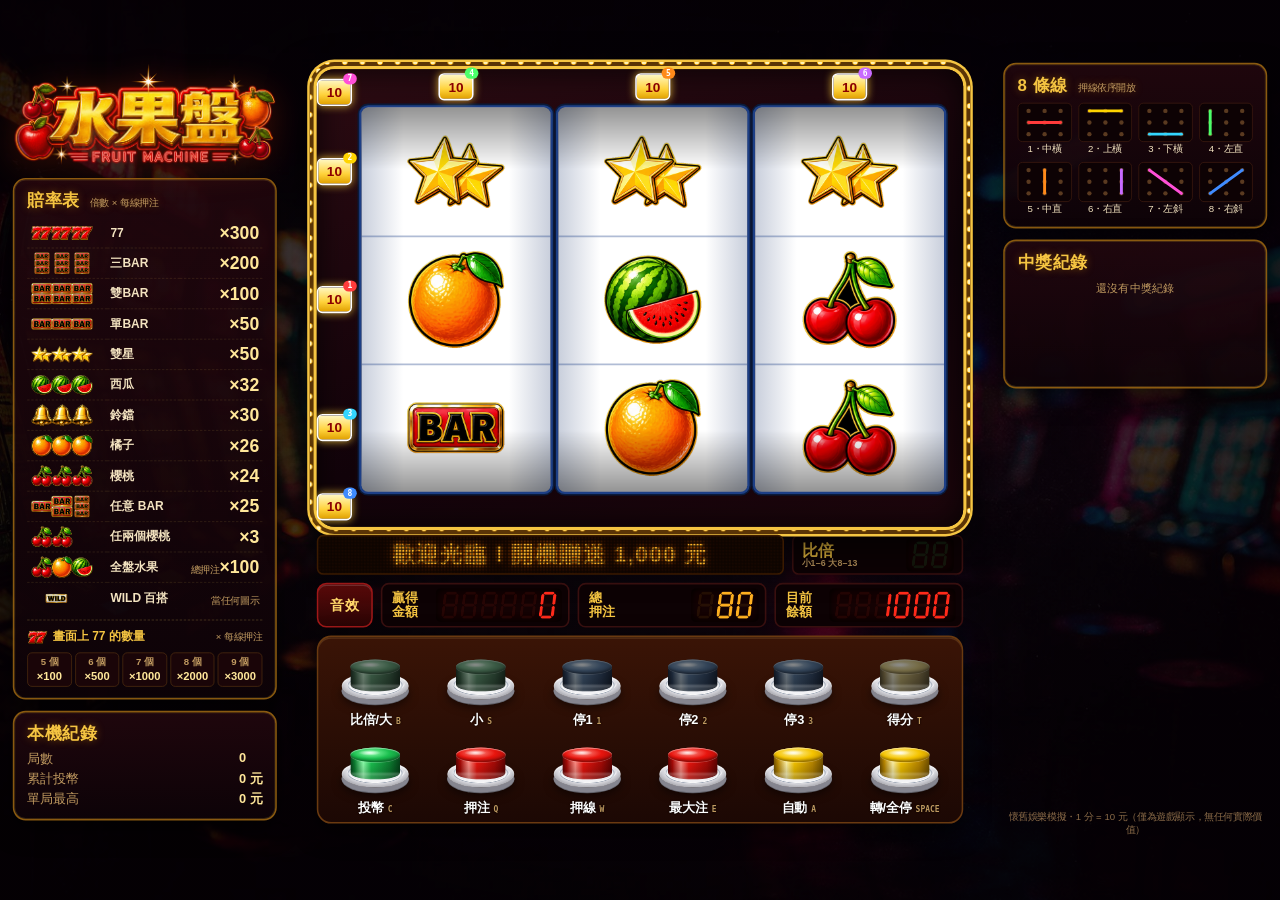
<file: index.html>
<!doctype html>
<html lang="zh-Hant">
<head>
  <meta charset="utf-8">
  <meta name="viewport" content="width=device-width, initial-scale=1, viewport-fit=cover">
  <title>水果盤 FRUIT MACHINE</title>
  <link rel="icon" href="img/cherry.png">
  <link rel="preload" as="image" href="img/cover.jpg">
  <style>
    /* 載入封面：寫在這裡讓它第一時間就畫出來 */
    #loader {
      position: fixed; inset: 0; z-index: 100;
      display: flex; align-items: flex-end; justify-content: center;
      background: #07020a url("img/cover.jpg") center / cover no-repeat;
      transition: opacity .6s;
    }
    #loader.done { opacity: 0; pointer-events: none; }
    .ld-box { width: min(560px, 86vw); margin-bottom: 5vh; text-align: center; font-family: "Microsoft JhengHei", "PingFang TC", "Noto Sans TC", sans-serif; }
    .ld-text { margin: 0 0 12px; color: #ffe79a; font-size: clamp(18px, 3vw, 30px); font-weight: 900; letter-spacing: .08em; text-shadow: 0 0 10px #ff7a00, 0 2px 0 #000; }
    .ld-dots { display: inline-block; width: 1.6em; text-align: left; }
    .ld-dots::after { content: ""; animation: ld-dots 1.2s steps(1) infinite; }
    @keyframes ld-dots { 0% { content: ""; } 25% { content: "．"; } 50% { content: "．．"; } 75% { content: "．．．"; } }
    .ld-bar { height: 14px; border-radius: 8px; overflow: hidden; background: rgba(0, 0, 0, .65); border: 2px solid #f5c542; box-shadow: 0 0 12px rgba(255, 180, 0, .5); }
    .ld-bar i { display: block; width: 0; height: 100%; background: linear-gradient(90deg, #ffb000, #fff3a0); transition: width .25s; }
    .ld-pct { margin: 6px 0 0; color: #f3e3c0; font: 700 14px ui-monospace, Consolas, monospace; text-shadow: 0 1px 2px #000; }
    body.loading #stage { visibility: hidden; }
  </style>
  <link rel="stylesheet" href="style.css">
</head>
<body class="loading">
  <div id="loader" role="status" aria-live="polite">
    <div class="ld-box">
      <p class="ld-text">遊戲載入中，請稍後<span class="ld-dots"></span></p>
      <div class="ld-bar"><i id="ldFill"></i></div>
      <p class="ld-pct" id="ldPct">0%</p>
    </div>
  </div>
  <script>
    // 封面一出來就先預載遊戲圖片；音效由 sound.js 解碼。game.js 開機時等兩者都好了才收起封面（圖片佔 60%、音效佔 40%）
    (function () {
      var urls = ['img/logo.png', 'img/bg.jpg'].concat(['seven', 'bar3', 'bar2', 'bar1', 'star', 'melon', 'bell', 'orange', 'cherry', 'wild'].map(function (s) { return 'img/' + s + '.png'; }));
      var imgDone = 0, sndDone = 0, sndTotal = 1;
      var fill = document.getElementById('ldFill'), pct = document.getElementById('ldPct');
      function paint() {
        var p = Math.round(100 * (0.6 * imgDone / urls.length + 0.4 * sndDone / sndTotal));
        fill.style.width = p + '%';
        pct.textContent = p + '%';
      }
      window.FruitLoader = {
        images: new Promise(function (resolve) {
          urls.forEach(function (u) {
            var im = new Image();
            im.onload = im.onerror = function () { imgDone++; paint(); if (imgDone === urls.length) resolve(); };
            im.src = u;
          });
        }),
        sounds: function (n, total) { sndDone = n; sndTotal = total || 1; paint(); },
        finish: function () {
          var el = document.getElementById('loader');
          document.body.classList.remove('loading');
          el.classList.add('done');
          setTimeout(function () { el.remove(); }, 700);
        },
      };
    })();
  </script>
  <div id="stage">
    <aside class="side left">
      <img class="logo" src="img/logo.png" alt="水果盤 FRUIT MACHINE">
      <section class="panel">
        <h2>賠率表 <small>倍數 × 每線押注</small></h2>
        <table class="paytable" id="paytable"></table>
        <div class="sevens" id="sevensTable"></div>
      </section>
      <section class="panel stats">
        <h2>本機紀錄</h2>
        <dl>
          <dt>局數</dt><dd id="statGames">0</dd>
          <dt>累計投幣</dt><dd id="statCoins">0</dd>
          <dt>單局最高</dt><dd id="statBest">0</dd>
        </dl>
      </section>
    </aside>

    <main class="machine">
      <img class="logo logo-top" src="img/logo.png" alt="">

      <div class="reel-box" id="reelBox">
        <div class="window" id="window">
          <div class="reel" data-reel="0"></div>
          <div class="reel" data-reel="1"></div>
          <div class="reel" data-reel="2"></div>
          <div class="hl-grid" id="hlGrid"></div>
          <svg class="paylines" id="paylines" aria-hidden="true"></svg>
          <div class="win-tag" id="winTag"></div>
        </div>
      </div>

      <div class="msg-row">
        <div class="dotmatrix"><span id="msg">歡迎光臨</span></div>
        <div class="dbl-box">
          <label>比倍<em id="dblHint">小1–6 大8–13</em></label>
          <div class="seg7 green" id="ledDouble"></div>
        </div>
      </div>

      <div class="led-row">
        <button class="music" id="btnMute" title="音效開關（M）">音效</button>
        <div class="led"><label>贏得<br>金額</label><div class="seg7" id="ledWin"></div></div>
        <div class="led"><label>總<br>押注</label><div class="seg7 amber" id="ledBet"></div></div>
        <div class="led"><label>目前<br>餘額</label><div class="seg7" id="ledCredit"></div></div>
      </div>

      <div class="buttons">
        <button class="rb green" id="btnBig"><span class="cap"><i></i></span><b>比倍/大<kbd>B</kbd></b></button>
        <button class="rb green" id="btnSmall"><span class="cap"><i></i></span><b>小<kbd>S</kbd></b></button>
        <button class="rb blue" id="btnStop0"><span class="cap"><i></i></span><b>停1<kbd>1</kbd></b></button>
        <button class="rb blue" id="btnStop1"><span class="cap"><i></i></span><b>停2<kbd>2</kbd></b></button>
        <button class="rb blue" id="btnStop2"><span class="cap"><i></i></span><b>停3<kbd>3</kbd></b></button>
        <button class="rb yellow" id="btnTake"><span class="cap"><i></i></span><b>得分<kbd>T</kbd></b></button>
        <button class="rb green" id="btnCoin"><span class="cap"><i></i></span><b>投幣<kbd>C</kbd></b></button>
        <button class="rb red" id="btnBet"><span class="cap"><i></i></span><b>押注<kbd>Q</kbd></b></button>
        <button class="rb red" id="btnLines"><span class="cap"><i></i></span><b>押線<kbd>W</kbd></b></button>
        <button class="rb red" id="btnMax"><span class="cap"><i></i></span><b>最大注<kbd>E</kbd></b></button>
        <button class="rb yellow" id="btnAuto"><span class="cap"><i></i></span><b>自動<kbd>A</kbd></b></button>
        <button class="rb yellow big" id="btnSpin"><span class="cap"><i></i></span><b>轉/全停<kbd>SPACE</kbd></b></button>
      </div>
    </main>

    <aside class="side right">
      <section class="panel">
        <h2>8 條線 <small>押線依序開放</small></h2>
        <div class="line-thumbs" id="lineThumbs"></div>
      </section>
      <section class="panel">
        <h2>中獎紀錄</h2>
        <ul class="history" id="history"></ul>
      </section>
      <p class="disclaimer">懷舊娛樂模擬・1 分 = 10 元（僅為遊戲顯示，無任何實際價值）</p>
    </aside>
  </div>

  <script src="core.js" defer></script>
  <script src="sfx/sounds.js" defer></script>
  <script src="sound.js" defer></script>
  <script src="game.js" defer></script>
</body>
</html>
</file>
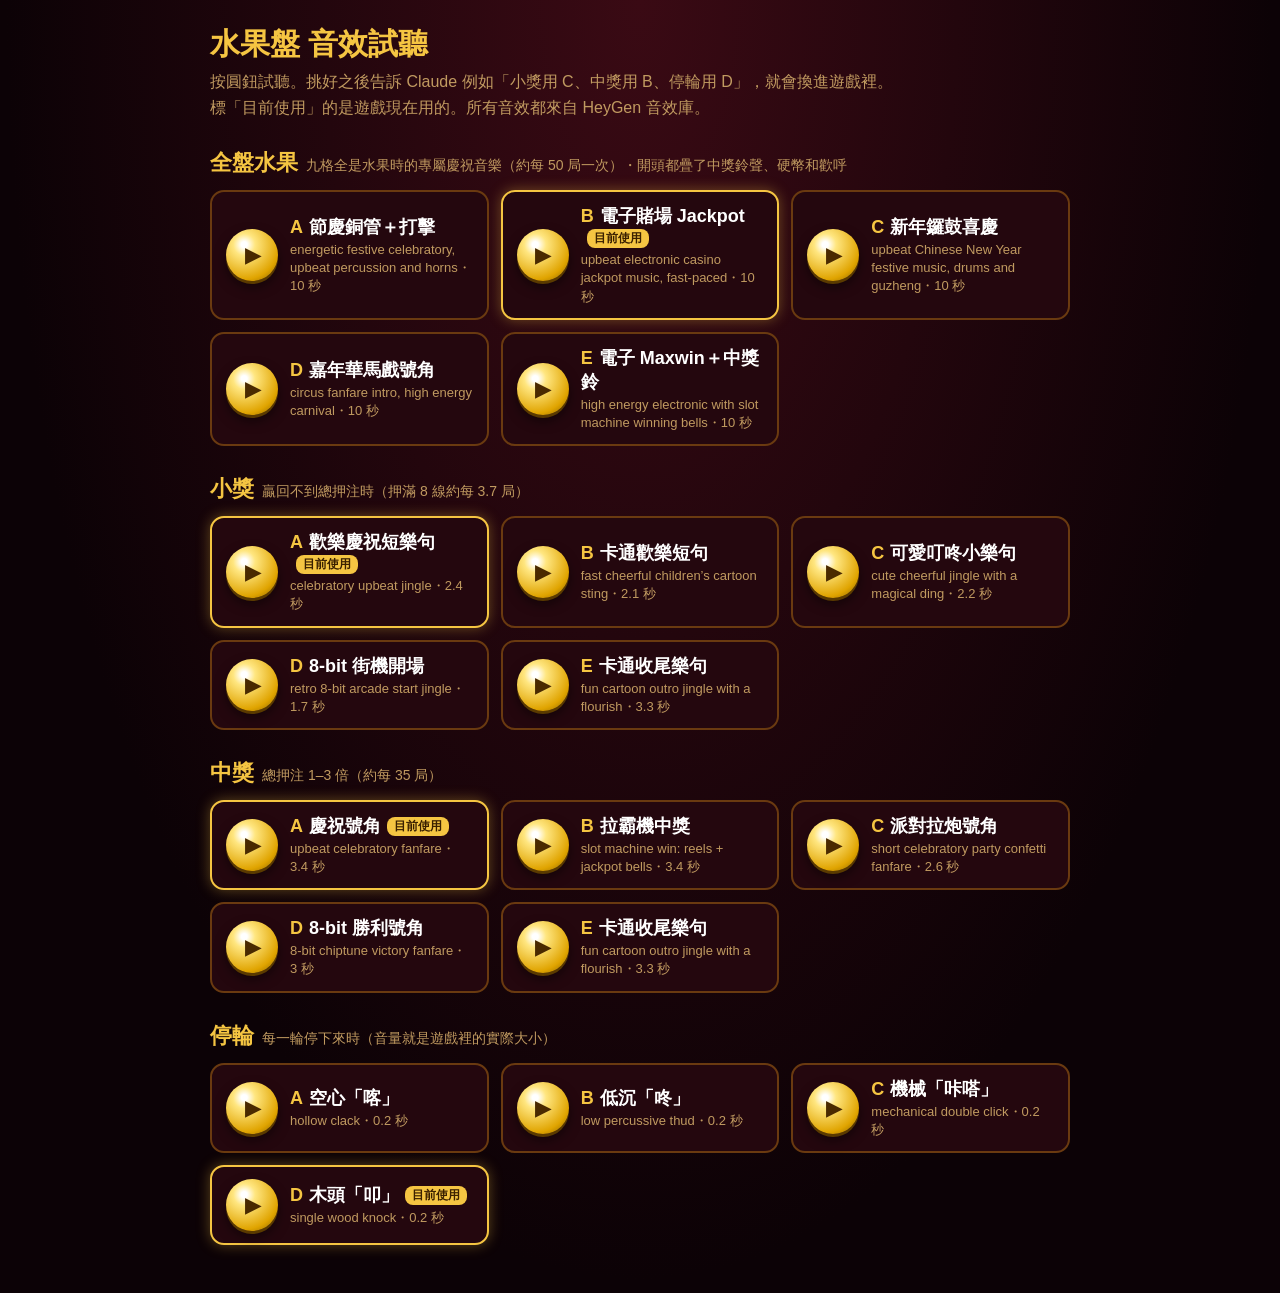
<file: audition.html>
<!doctype html>
<html lang="zh-Hant">
<head>
  <meta charset="utf-8">
  <meta name="viewport" content="width=device-width, initial-scale=1">
  <title>水果盤 音效試聽</title>
  <link rel="icon" href="img/cherry.png">
  <style>
    :root { --gold: #f5c542; --ink: #f3e3c0; --muted: #c09a60; --card: #24070e; --line: #6a3a10; }
    * { box-sizing: border-box; }
    body {
      margin: 0;
      min-height: 100vh;
      background: radial-gradient(ellipse at top, #3a0a14, #0c0206 70%);
      color: var(--ink);
      font-family: "Microsoft JhengHei", "PingFang TC", "Noto Sans TC", sans-serif;
      padding: 24px 16px 48px;
    }
    main { max-width: 860px; margin: 0 auto; }
    h1 { margin: 0 0 4px; color: var(--gold); font-size: 30px; }
    .lead { margin: 0 0 24px; color: var(--muted); line-height: 1.6; }
    h2 { margin: 28px 0 4px; color: var(--gold); font-size: 22px; }
    h2 small { color: var(--muted); font-size: 14px; font-weight: 500; margin-left: 8px; }
    .grid { display: grid; grid-template-columns: repeat(auto-fill, minmax(250px, 1fr)); gap: 12px; margin-top: 12px; }
    .card {
      display: flex; gap: 12px; align-items: center;
      background: var(--card); border: 2px solid var(--line); border-radius: 14px; padding: 12px 14px;
    }
    .card.now { border-color: var(--gold); box-shadow: 0 0 14px rgba(245, 197, 66, .35); }
    .play {
      flex: none; width: 52px; height: 52px; border-radius: 50%; border: 0; cursor: pointer;
      background: radial-gradient(circle at 35% 30%, #fff 0 6%, #ffe680 22%, #e0a400 70%, #7a5600);
      color: #4a2a00; font-size: 20px; font-weight: 900;
      box-shadow: 0 3px 0 #5a3a00, 0 6px 12px rgba(0, 0, 0, .5);
    }
    .play.on { filter: brightness(1.25); box-shadow: 0 0 0 4px #fff3, 0 0 18px #ffd84a; }
    .play:focus-visible { outline: 3px solid #fff; outline-offset: 3px; }
    .info b { display: block; font-size: 18px; color: #fff; }
    .info b em { font-style: normal; color: var(--gold); margin-right: 6px; }
    .info > span { display: block; font-size: 13px; color: var(--muted); margin-top: 2px; line-height: 1.4; }
    .tag { display: inline-block; margin-left: 6px; padding: 1px 7px; border-radius: 8px; background: var(--gold); color: #3a2000; font-size: 12px; font-weight: 900; vertical-align: 2px; }
  </style>
</head>
<body>
  <main>
    <h1>水果盤 音效試聽</h1>
    <p class="lead">按圓鈕試聽。挑好之後告訴 Claude 例如「小獎用 C、中獎用 B、停輪用 D」，就會換進遊戲裡。<br>
      標「目前使用」的是遊戲現在用的。所有音效都來自 HeyGen 音效庫。</p>
    <div id="app"></div>
  </main>

  <script>
    const SECTIONS = [
      {
        key: 'fullfruit', title: '全盤水果', hint: '九格全是水果時的專屬慶祝音樂（約每 50 局一次）・開頭都疊了中獎鈴聲、硬幣和歡呼', now: 'B',
        items: {
          A: ['節慶銅管＋打擊', 'energetic festive celebratory, upbeat percussion and horns・10 秒'],
          B: ['電子賭場 Jackpot', 'upbeat electronic casino jackpot music, fast-paced・10 秒'],
          C: ['新年鑼鼓喜慶', 'upbeat Chinese New Year festive music, drums and guzheng・10 秒'],
          D: ['嘉年華馬戲號角', 'circus fanfare intro, high energy carnival・10 秒'],
          E: ['電子 Maxwin＋中獎鈴', 'high energy electronic with slot machine winning bells・10 秒'],
        },
      },
      {
        key: 'small', title: '小獎', hint: '贏回不到總押注時（押滿 8 線約每 3.7 局）', now: 'A',
        items: {
          A: ['歡樂慶祝短樂句', 'celebratory upbeat jingle・2.4 秒'],
          B: ['卡通歡樂短句', 'fast cheerful children’s cartoon sting・2.1 秒'],
          C: ['可愛叮咚小樂句', 'cute cheerful jingle with a magical ding・2.2 秒'],
          D: ['8-bit 街機開場', 'retro 8-bit arcade start jingle・1.7 秒'],
          E: ['卡通收尾樂句', 'fun cartoon outro jingle with a flourish・3.3 秒'],
        },
      },
      {
        key: 'medium', title: '中獎', hint: '總押注 1–3 倍（約每 35 局）', now: 'A',
        items: {
          A: ['慶祝號角', 'upbeat celebratory fanfare・3.4 秒'],
          B: ['拉霸機中獎', 'slot machine win: reels + jackpot bells・3.4 秒'],
          C: ['派對拉炮號角', 'short celebratory party confetti fanfare・2.6 秒'],
          D: ['8-bit 勝利號角', '8-bit chiptune victory fanfare・3 秒'],
          E: ['卡通收尾樂句', 'fun cartoon outro jingle with a flourish・3.3 秒'],
        },
      },
      {
        key: 'reelstop', title: '停輪', hint: '每一輪停下來時（音量就是遊戲裡的實際大小）', now: 'D',
        items: {
          A: ['空心「喀」', 'hollow clack・0.2 秒'],
          B: ['低沉「咚」', 'low percussive thud・0.2 秒'],
          C: ['機械「咔嗒」', 'mechanical double click・0.2 秒'],
          D: ['木頭「叩」', 'single wood knock・0.2 秒'],
        },
      },
    ];

    let current = null;
    function stop() {
      if (!current) return;
      current.audio.pause();
      current.audio.currentTime = 0;
      current.btn.classList.remove('on');
      current.btn.textContent = '▶';
      current = null;
    }

    const app = document.getElementById('app');
    for (const sec of SECTIONS) {
      const h = document.createElement('h2');
      h.innerHTML = `${sec.title}<small>${sec.hint}</small>`;
      app.appendChild(h);
      const grid = document.createElement('div');
      grid.className = 'grid';
      for (const [letter, [name, desc]] of Object.entries(sec.items)) {
        const card = document.createElement('div');
        card.className = 'card' + (letter === sec.now ? ' now' : '');
        const btn = document.createElement('button');
        btn.className = 'play';
        btn.textContent = '▶';
        btn.setAttribute('aria-label', `播放 ${sec.title} ${letter}`);
        const audio = new Audio(`sfx/audition/${sec.key}_${letter}.mp3`);
        audio.preload = 'auto';
        audio.addEventListener('ended', () => { if (current && current.audio === audio) stop(); });
        btn.addEventListener('click', () => {
          const same = current && current.audio === audio;
          stop();
          if (same) return;
          audio.play();
          btn.classList.add('on');
          btn.textContent = '■';
          current = { audio, btn };
        });
        const info = document.createElement('div');
        info.className = 'info';
        info.innerHTML = `<b><em>${letter}</em>${name}${letter === sec.now ? '<span class="tag">目前使用</span>' : ''}</b><span>${desc}</span>`;
        card.append(btn, info);
        grid.appendChild(card);
      }
      app.appendChild(grid);
    }
  </script>
</body>
</html>
</file>
<file: style.css>
/* 水果盤（九宮格 8 線）— 機台外觀 */
:root {
  --gold: #f5c542;
  --gold-lt: #ffe79a;
  --gold-dk: #8a5a10;
  --ink: #f3e3c0;
  --muted: #c09a60;
  --reelW: 236px;
  --cellH: 160px;
  --font: "Microsoft JhengHei", "PingFang TC", "Noto Sans TC", "Heiti TC", sans-serif;
}

* { box-sizing: border-box; }
html, body { height: 100%; margin: 0; }
body {
  overflow: hidden;
  background: #07020a url("img/bg.jpg") center / cover no-repeat;
  color: var(--ink);
  font-family: var(--font);
  user-select: none;
  -webkit-user-select: none;
  -webkit-tap-highlight-color: transparent;
}
body::before {
  content: "";
  position: fixed;
  inset: 0;
  background: radial-gradient(ellipse at 50% 45%, rgba(10, 2, 8, .5), rgba(5, 0, 4, .88) 75%);
  pointer-events: none;
}

/* ---------- 舞台：固定設計尺寸，整體等比縮放 ---------- */
#stage {
  position: absolute;
  left: 50%;
  top: 50%;
  width: 1600px;
  height: 1000px;
  padding: 16px;
  display: grid;
  grid-template-columns: 330px 868px 330px;
  gap: 20px;
  transform: translate(-50%, -50%) scale(var(--s, 1));
}
body.portrait #stage { width: 900px; height: 1170px; padding: 16px; grid-template-columns: 868px; }
body.portrait .side { display: none; }
.logo { display: block; width: 100%; filter: drop-shadow(0 6px 22px rgba(255, 70, 0, .35)); pointer-events: none; }
.logo-top { display: none; width: 430px; margin: -4px auto 4px; }
body.portrait .logo-top { display: block; }

/* ---------- 側欄 ---------- */
.side { display: flex; flex-direction: column; gap: 14px; min-height: 0; }
.panel {
  background: linear-gradient(rgba(34, 7, 14, .9), rgba(14, 3, 8, .92));
  border: 2px solid var(--gold-dk);
  border-radius: 16px;
  padding: 12px 16px 14px;
  box-shadow: 0 10px 30px rgba(0, 0, 0, .6), inset 0 0 0 1px rgba(255, 215, 100, .14);
}
.panel h2 { margin: 0 0 8px; font-size: 21px; font-weight: 900; color: var(--gold); letter-spacing: .04em; text-shadow: 0 0 10px rgba(255, 170, 0, .35); }
.panel h2 small { font-size: 12px; font-weight: 500; color: var(--muted); margin-left: 6px; letter-spacing: 0; }

.paytable { width: 100%; border-collapse: collapse; }
.paytable td { padding: 2px 4px; border-bottom: 1px dashed rgba(255, 215, 100, .13); vertical-align: middle; height: 38px; }
.paytable tr:last-child td { border-bottom: 0; }
.paytable .icons { white-space: nowrap; width: 100px; }
.paytable .icons img { width: 29px; height: 29px; object-fit: contain; vertical-align: middle; margin-right: -4px; }
.paytable .icons img[src$="wild.png"] { width: 64px; }  /* WILD 牌子扁長，放大一點才看得清楚 */
.paytable .pname { font-size: 15px; font-weight: 900; white-space: nowrap; }
.paytable .pmult { font-size: 22px; font-weight: 900; color: var(--gold-lt); text-align: right; font-variant-numeric: tabular-nums; white-space: nowrap; }
.paytable .pmult small { font-size: 12px; color: var(--muted); font-weight: 500; }

.sevens { margin-top: 8px; padding-top: 8px; border-top: 1px dashed rgba(255, 215, 100, .25); }
.sevens .st-title { display: flex; align-items: center; gap: 6px; margin-bottom: 6px; font-size: 15px; font-weight: 900; color: var(--gold); }
.sevens .st-title img { width: 26px; height: 26px; object-fit: contain; }
.sevens .st-title small { margin-left: auto; font-size: 12px; font-weight: 500; color: var(--muted); }
.sevens .st-grid { display: grid; grid-template-columns: repeat(5, minmax(0, 1fr)); gap: 4px; text-align: center; }
.sevens .st-grid div { padding: 3px 0; border-radius: 6px; background: #1a0508; border: 1px solid #4a2a10; }
.sevens .st-grid b { display: block; font-size: 12px; color: var(--muted); }
.sevens .st-grid span { font-size: 14px; font-weight: 900; color: var(--gold-lt); font-variant-numeric: tabular-nums; }

.stats dl { display: grid; grid-template-columns: 1fr auto; gap: 4px 10px; margin: 0; font-size: 16px; }
.stats dt { color: var(--muted); }
.stats dd { margin: 0; font-weight: 900; color: var(--gold-lt); font-variant-numeric: tabular-nums; }

.line-thumbs { display: grid; grid-template-columns: repeat(4, minmax(0, 1fr)); gap: 8px; }
.thumb { text-align: center; font-size: 12px; color: var(--muted); opacity: .45; transition: opacity .2s; }
.thumb.on { opacity: 1; color: var(--ink); }
.thumb svg { display: block; width: 100%; height: auto; background: #0d0204; border-radius: 6px; border: 1px solid #3a1a10; }

.history { list-style: none; margin: 0; padding: 0; font-size: 14px; min-height: 120px; }
.history li { display: flex; justify-content: space-between; gap: 8px; padding: 3px 0; border-bottom: 1px dashed rgba(255, 215, 100, .12); }
.history li:last-child { border-bottom: 0; }
.history li b { color: var(--gold-lt); font-variant-numeric: tabular-nums; }
.history li.empty { color: var(--muted); justify-content: center; }

.disclaimer { margin: auto 0 0; text-align: center; font-size: 12px; color: #8a6a48; }

/* ---------- 機台主體 ---------- */
.machine { display: flex; flex-direction: column; align-items: center; gap: 10px; }

.reel-box {
  position: relative;
  width: 808px;
  height: 572px;
  margin-top: 8px;
  padding: 48px 20px 44px 56px;
  border-radius: 22px;
  background: linear-gradient(160deg, #2c0b12, #12030a 60%, #1e060c);
  box-shadow:
    0 0 0 4px var(--gold),
    0 0 0 9px #5a3406,
    0 0 0 12px var(--gold),
    0 24px 60px rgba(0, 0, 0, .85),
    inset 0 0 40px rgba(0, 0, 0, .8);
}
/* 外框跑馬燈泡：兩組交錯閃爍 */
.reel-box::before, .reel-box::after {
  content: "";
  position: absolute;
  inset: -9px;
  border-radius: 26px;
  padding: 5px;
  background: radial-gradient(circle, #fff3b8 0 2.6px, #ffb000 3.2px, transparent 4.2px) 0 0 / 22px 22px;
  -webkit-mask: linear-gradient(#000 0 0) content-box exclude, linear-gradient(#000 0 0);
  mask: linear-gradient(#000 0 0) content-box exclude, linear-gradient(#000 0 0);
  -webkit-mask-composite: xor;
  pointer-events: none;
  animation: bulbs 1s steps(1) infinite;
}
.reel-box::after { background-position: 11px 11px; animation-delay: -.5s; }
body.party .reel-box::before, body.party .reel-box::after { animation-duration: .24s; }
body.party .reel-box::after { animation-delay: -.12s; }
@keyframes bulbs { 0% { opacity: 1; } 50% { opacity: .18; } }

.window { position: relative; display: flex; gap: 10px; width: calc(var(--reelW) * 3 + 20px); height: calc(var(--cellH) * 3); }

.reel {
  position: relative;
  width: var(--reelW);
  height: calc(var(--cellH) * 3);
  overflow: hidden;
  border-radius: 8px;
  background: linear-gradient(90deg, #c9cfdc, #ffffff 22%, #ffffff 78%, #c9cfdc);
  box-shadow: 0 0 0 3px #1d3f86, 0 0 0 5px #0a1a3a;
}
.reel::after {
  content: "";
  position: absolute;
  inset: 0;
  background: linear-gradient(rgba(0, 0, 0, .42), rgba(0, 0, 0, 0) 16%, rgba(0, 0, 0, 0) 84%, rgba(0, 0, 0, .42));
  pointer-events: none;
  z-index: 2;
}
.sym {
  position: absolute;
  left: 0;
  top: 0;
  width: 100%;
  height: var(--cellH);
  display: flex;
  align-items: center;
  justify-content: center;
  will-change: transform;
}
.sym img { max-width: 72%; max-height: 82%; object-fit: contain; pointer-events: none; }
.reel.fast .sym img { filter: blur(1.4px) brightness(1.05); }

.hl-grid {
  position: absolute;
  inset: 0;
  display: grid;
  grid-template-columns: repeat(3, var(--reelW));
  grid-template-rows: repeat(3, var(--cellH));
  column-gap: 10px;
  pointer-events: none;
  z-index: 3;
}
.hl { border-top: 2px solid rgba(29, 63, 134, .35); }
.hl:nth-child(-n + 3) { border-top-color: transparent; }
.hl.win { border: 4px solid #ffe14a; border-radius: 8px; box-shadow: 0 0 18px 3px rgba(255, 200, 40, .85), inset 0 0 22px rgba(255, 220, 80, .55); }
.hl.win.flash { border-color: #ff3fd0; box-shadow: 0 0 18px 3px rgba(255, 60, 210, .8), inset 0 0 22px rgba(255, 90, 220, .45); }

.paylines { position: absolute; inset: 0; width: 100%; height: 100%; overflow: visible; pointer-events: none; z-index: 4; }
.paylines line { stroke-width: 7; stroke-linecap: round; opacity: 0; transition: opacity .12s; filter: drop-shadow(0 0 4px rgba(0, 0, 0, .8)); }
.paylines line.show { opacity: .95; }
.paylines line.dim { opacity: .35; }

.win-tag {
  position: absolute;
  left: 50%;
  top: 50%;
  z-index: 6;
  transform: translate(-50%, -50%);
  display: none;
  white-space: nowrap;
  font-size: 76px;
  font-weight: 900;
  letter-spacing: .06em;
  background: linear-gradient(#fffbe0, #ffd84a 45%, #ff8a00 60%, #ffe27a);
  -webkit-background-clip: text;
  background-clip: text;
  color: transparent;
  filter: drop-shadow(0 4px 0 #8a1a00) drop-shadow(0 0 18px rgba(0, 0, 0, .9));
}
.win-tag.show { display: block; animation: pop .5s cubic-bezier(.2, 1.6, .4, 1) both; }
@keyframes pop { from { transform: translate(-50%, -50%) scale(.2); opacity: 0; } to { transform: translate(-50%, -50%) scale(1); opacity: 1; } }

/* 押線指示燈（顯示每線押分） */
.marker {
  position: absolute;
  width: 44px;
  height: 34px;
  border-radius: 7px;
  background: #2a1606;
  border: 2px solid #5a3a12;
  color: #6a4a1a;
  font: 900 17px/1 "Arial Black", var(--font);
  display: flex;
  align-items: center;
  justify-content: center;
  z-index: 5;
}
.marker i {
  position: absolute;
  top: -9px;
  right: -8px;
  min-width: 17px;
  padding: 1px 3px;
  border-radius: 8px;
  background: #000;
  color: #8a7a60;
  font: 700 10px/1.2 ui-monospace, Consolas, monospace;
  font-style: normal;
  text-align: center;
}
.marker.on {
  background: linear-gradient(#fff7c0, #ffd23a 60%, #e0a000);
  border-color: #fff;
  color: #8a0000;
  box-shadow: 0 0 10px rgba(255, 210, 60, .8);
}
.marker.on i { color: #fff; background: var(--lc, #c00); }
.marker.hit { animation: markerBlink .3s steps(1) infinite; }
@keyframes markerBlink { 50% { background: var(--lc); color: #fff; } }

/* ---------- 訊息列與比倍 ---------- */
.msg-row { display: flex; gap: 10px; width: 808px; height: 50px; }
.dotmatrix {
  position: relative;
  flex: 1;
  min-width: 0;
  border-radius: 8px;
  background: #160700;
  border: 2px solid #3a1a00;
  overflow: hidden;
  display: flex;
  align-items: center;
  justify-content: center;
}
.dotmatrix span { white-space: nowrap; font-size: 28px; font-weight: 900; color: #ffb428; text-shadow: 0 0 6px #ff7a00, 0 0 16px rgba(255, 110, 0, .6); letter-spacing: .06em; }
.dotmatrix.scroll { justify-content: flex-start; }
.dotmatrix.scroll span { padding-left: 100%; animation: ticker var(--dur, 8s) linear infinite; }
@keyframes ticker { to { transform: translateX(-100%); } }
.dotmatrix::after {
  content: "";
  position: absolute;
  inset: 0;
  background-image: radial-gradient(circle, transparent 0 1.15px, rgba(12, 4, 0, .82) 1.7px);
  background-size: 4px 4px;
  pointer-events: none;
}
.dbl-box {
  width: 214px;
  display: flex;
  align-items: center;
  justify-content: space-between;
  padding: 4px 10px;
  border-radius: 8px;
  background: #0d0204;
  border: 2px solid #3a1010;
}
.dbl-box label { font-size: 20px; font-weight: 900; color: var(--gold); line-height: 1.05; }
.dbl-box label em { display: block; font-style: normal; font-size: 11px; color: var(--muted); letter-spacing: .02em; }
.dbl-box.big label em, .dbl-box.small label em { color: #fff; }
.dbl-box.big { border-color: #ff4a4a; box-shadow: 0 0 14px rgba(255, 60, 60, .55); }
.dbl-box.small { border-color: #3dff72; box-shadow: 0 0 14px rgba(60, 255, 110, .5); }

/* ---------- LED 分數列 ---------- */
.led-row { display: flex; gap: 10px; width: 808px; height: 56px; }
.led {
  flex: 1;
  display: flex;
  align-items: center;
  justify-content: space-between;
  gap: 8px;
  padding: 4px 8px 4px 12px;
  border-radius: 10px;
  background: #0d0204;
  border: 2px solid #3a1010;
}
.led label { font-size: 16px; font-weight: 900; line-height: 1.1; color: var(--gold); letter-spacing: .04em; white-space: nowrap; }
.led .seg7 { --h: 34px; }
.music {
  width: 70px;
  border-radius: 12px;
  border: 2px solid #a01818;
  background: linear-gradient(#5a0a0a, #2a0404);
  color: #ffd76a;
  font: 900 18px var(--font);
  cursor: pointer;
  box-shadow: inset 0 2px 0 rgba(255, 255, 255, .15);
}
.music.off { color: #7a5a40; border-color: #4a1a1a; }

/* 七段顯示器 */
.seg7 {
  --h: 40px;
  --t: calc(var(--h) * .12);
  --on: #ff2a1a;
  --off: rgba(255, 50, 30, .08);
  display: inline-flex;
  gap: calc(var(--h) * .16);
  padding: 4px 8px;
  border-radius: 6px;
  background: #140203;
  box-shadow: inset 0 0 10px #000;
}
.seg7.green { --on: #3dff72; --off: rgba(60, 255, 110, .08); --h: 34px; }
.seg7.amber { --on: #ffb020; --off: rgba(255, 176, 32, .08); }
.d7 { position: relative; width: calc(var(--h) * .56); height: var(--h); transform: skewX(-7deg); }
.d7 i { position: absolute; background: var(--off); }
.d7 i.on { background: var(--on); filter: drop-shadow(0 0 3px var(--on)); }
.d7 .a, .d7 .g, .d7 .d {
  left: calc(var(--t) * .6);
  right: calc(var(--t) * .6);
  height: var(--t);
  clip-path: polygon(calc(var(--t) / 2) 0, calc(100% - var(--t) / 2) 0, 100% 50%, calc(100% - var(--t) / 2) 100%, calc(var(--t) / 2) 100%, 0 50%);
}
.d7 .a { top: 0; }
.d7 .g { top: calc(50% - var(--t) / 2); }
.d7 .d { bottom: 0; }
.d7 .b, .d7 .c, .d7 .e, .d7 .f {
  width: var(--t);
  clip-path: polygon(50% 0, 100% calc(var(--t) / 2), 100% calc(100% - var(--t) / 2), 50% 100%, 0 calc(100% - var(--t) / 2), 0 calc(var(--t) / 2));
}
.d7 .f, .d7 .b { top: calc(var(--t) * .6); bottom: calc(50% + var(--t) * .1); }
.d7 .e, .d7 .c { top: calc(50% + var(--t) * .1); bottom: calc(var(--t) * .6); }
.d7 .f, .d7 .e { left: 0; }
.d7 .b, .d7 .c { right: 0; }

/* ---------- 圓形大按鈕 ---------- */
.buttons {
  display: grid;
  grid-template-columns: repeat(6, 1fr);
  gap: 12px 10px;
  width: 808px;
  padding: 14px 10px 10px;
  border-radius: 18px;
  background: linear-gradient(#3a1406, #1c0804);
  border: 2px solid #6a3a10;
  box-shadow: inset 0 2px 0 rgba(255, 210, 120, .15), 0 10px 30px rgba(0, 0, 0, .6);
}
.rb {
  /* 按鈕帽顏色：c1 亮面、c2 主色、c3 陰影、c4 最深的邊 */
  --c1: #fff3a8; --c2: #f5c400; --c3: #b88600; --c4: #6e4e00; --glow: rgba(255, 220, 60, .75);
  display: flex;
  flex-direction: column;
  align-items: center;
  gap: 10px;
  padding: 0;
  border: 0;
  background: none;
  color: #fff;
  cursor: pointer;
  touch-action: manipulation;
}
.rb.red { --c1: #ff8f86; --c2: #e8150e; --c3: #a50a06; --c4: #5c0302; --glow: rgba(255, 70, 60, .75); }
.rb.green { --c1: #8dffab; --c2: #1bbf4f; --c3: #0d7f31; --c4: #054219; --glow: rgba(60, 255, 120, .7); }
.rb.blue { --c1: #9fd2ff; --c2: #2a82ea; --c3: #134fa6; --c4: #072860; --glow: rgba(80, 170, 255, .75); }

/* 立體街機按鈕：白色底座 + 透明壓克力環 + 圓柱按鈕帽 */
.rb .cap { position: relative; display: block; width: 84px; height: 70px; }
/* 底座：白色塑膠圓盤（box-shadow 往下 6px 做出厚度），上面畫透明環的後半圈 */
.rb .cap::before {
  content: "";
  position: absolute;
  left: 0;
  bottom: 6px;
  width: 84px;
  height: 34px;
  border-radius: 50%;
  background:
    radial-gradient(ellipse 35px 13px at 50% 47%, transparent 86%, rgba(255, 255, 255, .95) 90%, rgba(160, 170, 185, .9) 96%, transparent 100%),
    radial-gradient(ellipse at 50% 35%, #fff 0%, #eeeef2 45%, #c9c9d1 75%, #9a9aa4 100%);
  box-shadow:
    0 6px 0 #85858f,
    0 7px 0 #5e5e66,
    0 10px 12px rgba(0, 0, 0, .55),
    inset 0 -3px 5px rgba(0, 0, 0, .18),
    inset 0 2px 2px rgba(255, 255, 255, .9);
}
/* 按鈕帽：圓柱側面，左右邊緣暗、左側一道亮光，越往下越暗 */
.rb .cap i {
  position: absolute;
  left: 11px;
  bottom: 16px;
  width: 62px;
  height: 40px;
  border-radius: 50% / 9px; /* 上下緣都是和頂面同樣的橢圓，側面不會露出方角 */
  background:
    linear-gradient(to bottom, rgba(255, 255, 255, .12), rgba(0, 0, 0, 0) 40%, rgba(0, 0, 0, .28)),
    linear-gradient(90deg, var(--c4) 0%, var(--c3) 9%, var(--c1) 26%, var(--c2) 42%, var(--c3) 78%, var(--c4) 100%);
  transition: height .05s;
}
/* 頂面：微凸的亮面，邊緣稍暗 */
.rb .cap i::before {
  content: "";
  position: absolute;
  left: 0;
  top: 0;
  width: 62px;
  height: 18px;
  border-radius: 50%;
  background: radial-gradient(ellipse at 42% 38%, var(--c1) 0%, var(--c2) 45%, var(--c3) 85%, var(--c4) 100%);
  box-shadow: inset 0 -2px 3px rgba(0, 0, 0, .3), inset 0 1px 1px rgba(255, 255, 255, .55), 0 1px 0 rgba(255, 255, 255, .25);
}
/* 頂面反光 */
.rb .cap i::after {
  content: "";
  position: absolute;
  left: 10px;
  top: 3px;
  width: 28px;
  height: 7px;
  border-radius: 50%;
  background: radial-gradient(ellipse, rgba(255, 255, 255, .85), rgba(255, 255, 255, 0) 70%);
}
/* 透明壓克力環的前半圈，蓋在按鈕帽下緣前面 */
.rb .cap::after {
  content: "";
  position: absolute;
  left: 7px;
  bottom: 13px;
  width: 70px;
  height: 24px;
  border-radius: 50%;
  border: 1.5px solid rgba(255, 255, 255, .55);
  background: linear-gradient(to bottom, rgba(255, 255, 255, 0) 50%, rgba(255, 255, 255, .22) 62%, rgba(255, 255, 255, .08) 80%, rgba(255, 255, 255, .3) 100%);
  clip-path: inset(50% -2px -2px -2px);
  pointer-events: none;
}
.rb b { font-size: 16px; font-weight: 900; line-height: 1.1; text-shadow: 0 1px 2px #000; white-space: nowrap; display: flex; gap: 5px; align-items: baseline; }
.rb kbd { font: 700 10px/1.2 ui-monospace, Consolas, monospace; color: var(--muted); }
/* 按下去：按鈕帽沉進壓克力環 */
.rb.pressed .cap i { height: 33px; filter: brightness(.9); }
.rb.lit .cap i { filter: brightness(1.18) saturate(1.15) drop-shadow(0 0 10px var(--glow)) drop-shadow(0 0 4px var(--glow)); }
.rb.ready .cap i { animation: ready .5s steps(1) infinite; }
.rb.dim .cap i { filter: saturate(.35) brightness(.55); }
@keyframes ready {
  50% { filter: brightness(1.28) saturate(1.2) drop-shadow(0 0 10px var(--glow)) drop-shadow(0 0 4px var(--glow)); }
}

button:focus-visible { outline: 3px solid #fff; outline-offset: 3px; }
</file>
